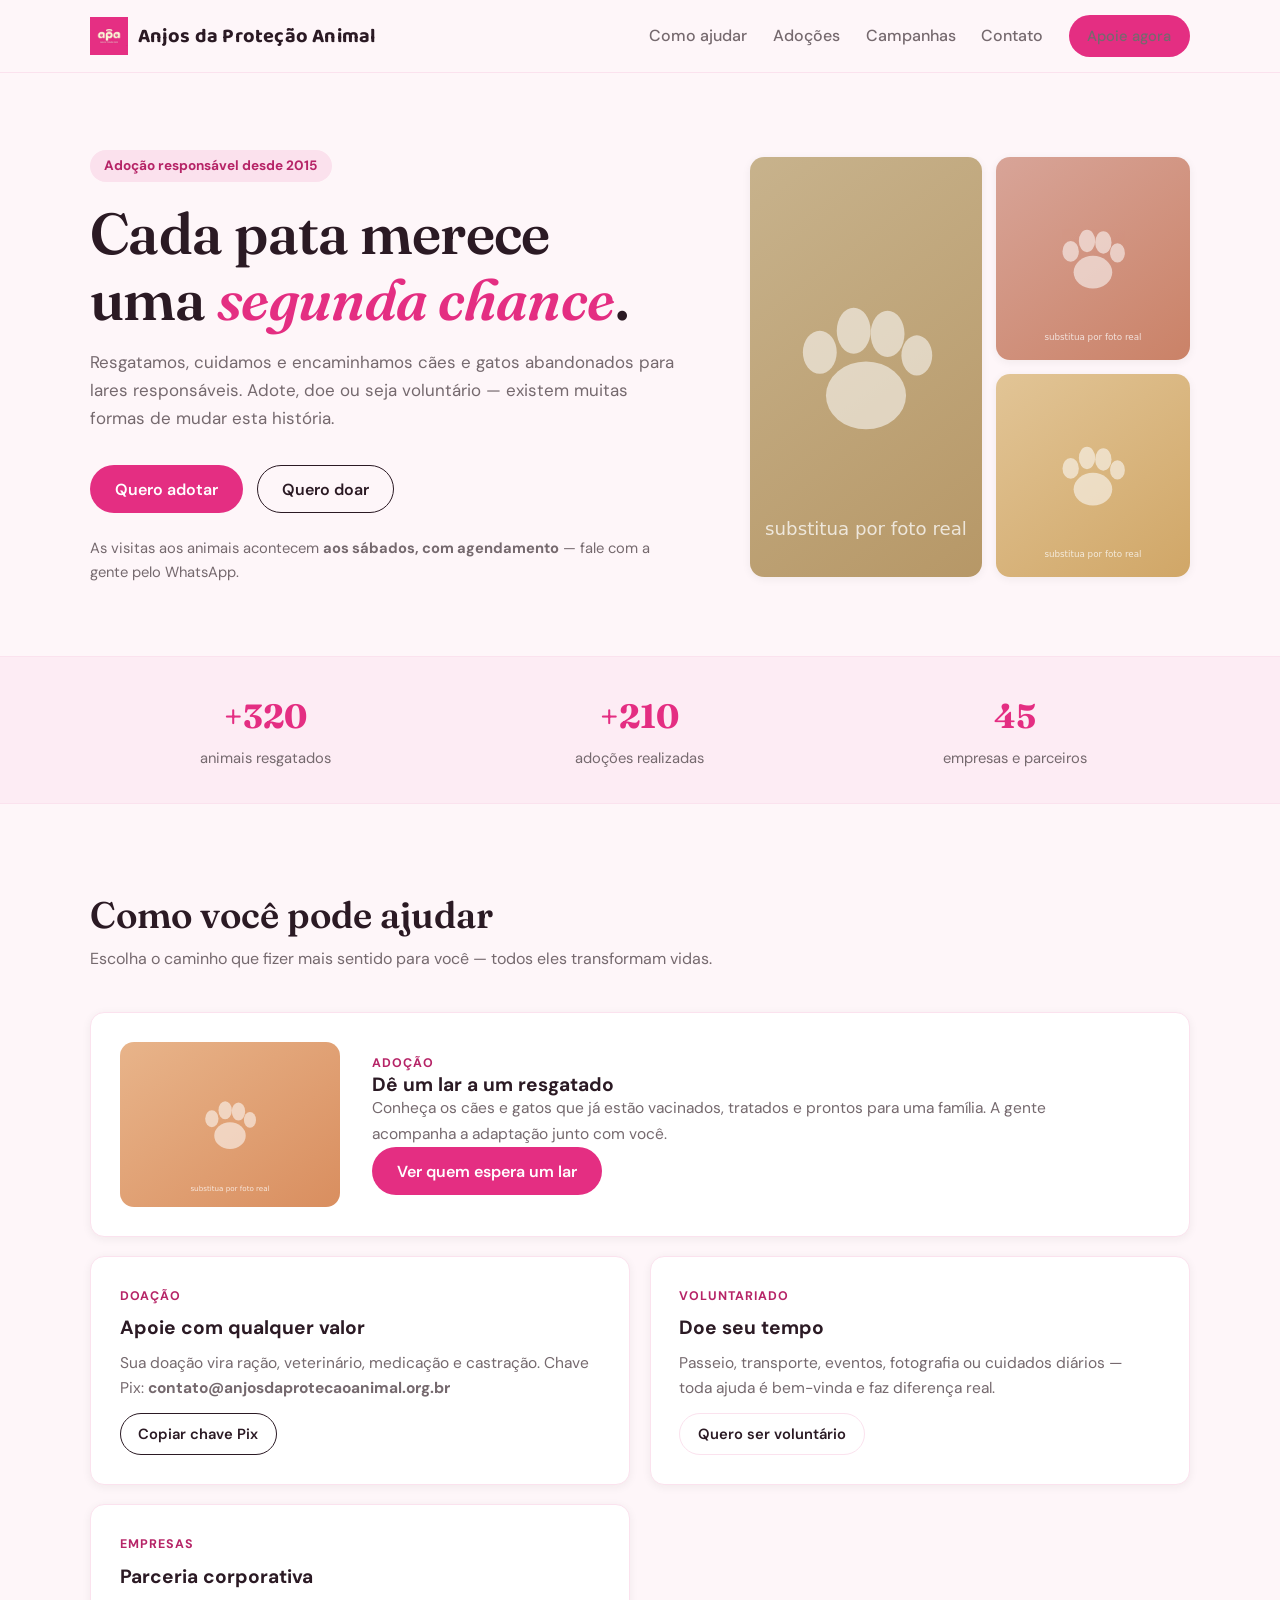
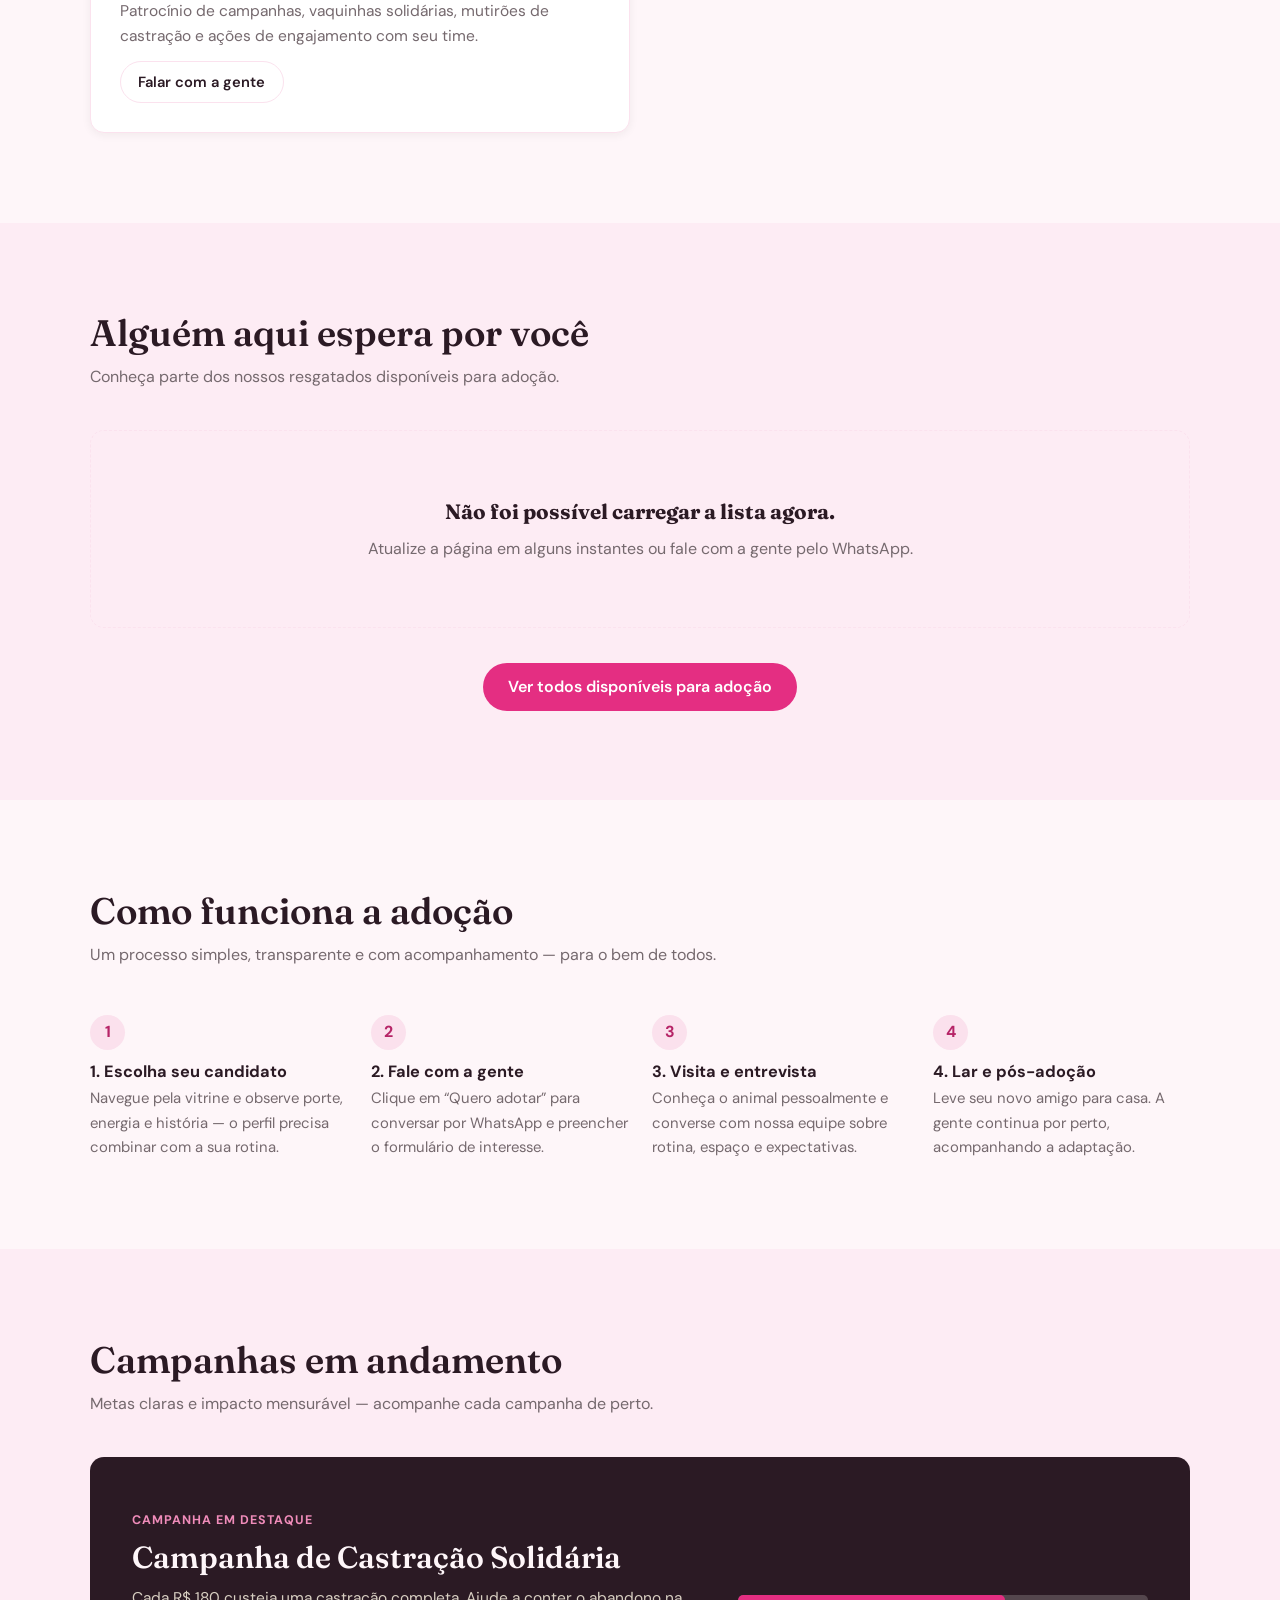
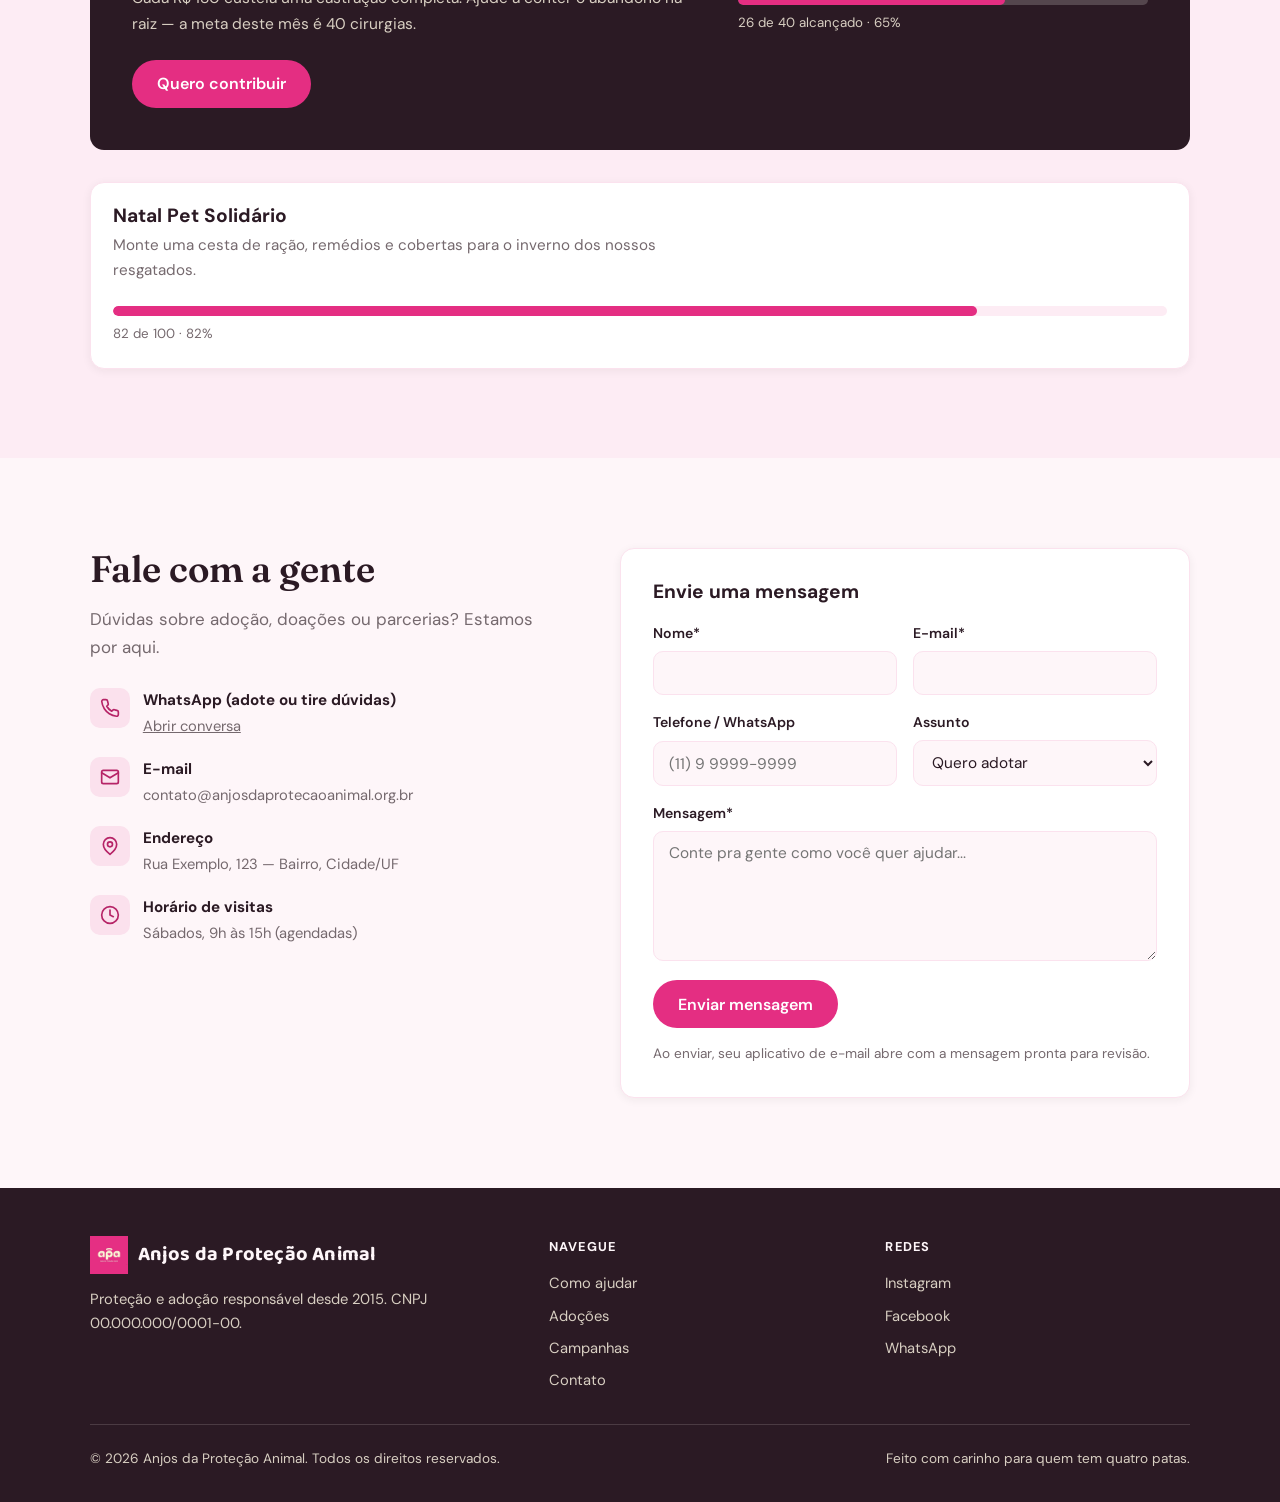
<file: index.html>
<!DOCTYPE html>
<html lang="pt-BR">
<head>
  <meta charset="UTF-8">
  <meta name="viewport" content="width=device-width, initial-scale=1.0">
  <title>Anjos da Proteção Animal — Proteção e adoção responsável</title>
  <meta name="description" content="ONG de proteção animal: resgate, cuidado e adoção responsável de cães e gatos. Adote, doe ou seja voluntário.">
  <link rel="icon" type="image/svg+xml" href="assets/img/favicon.svg">
  <link rel="preconnect" href="https://fonts.googleapis.com">
  <link rel="preconnect" href="https://fonts.gstatic.com" crossorigin>
  <link href="https://fonts.googleapis.com/css2?family=Baloo+2:wght@600;700&family=Fraunces:ital,wght@0,400;0,600;1,400;1,600&family=DM+Sans:wght@400;500;700&display=swap" rel="stylesheet">
  <link rel="stylesheet" href="css/style.css">
</head>
<body>

  <!-- ============ Cabeçalho ============ -->
  <header class="topo">
    <div class="container topo-inner">
      <a class="marca" href="#inicio">
        <img src="assets/img/logo.webp" alt="Logotipo da ONG">
        <span data-ong-nome>Anjos da Proteção Animal</span>
      </a>
      <nav aria-label="Navegação principal">
        <button class="btn-menu-mobile" data-btn-menu aria-expanded="false" aria-label="Abrir menu">
          <svg width="26" height="26" viewBox="0 0 24 24" fill="none" stroke="currentColor" stroke-width="2" stroke-linecap="round"><path d="M4 7h16M4 12h16M4 17h16"/></svg>
        </button>
        <ul class="menu" data-menu>
          <li><a href="#como-ajudar">Como ajudar</a></li>
          <li><a href="#adocao">Adoções</a></li>
          <li><a href="#campanhas">Campanhas</a></li>
          <li><a href="#contato">Contato</a></li>
          <li><a class="btn btn-primary btn-sm" href="#doar">Apoie agora</a></li>
        </ul>
      </nav>
    </div>
  </header>

  <main>

    <!-- ============ Hero ============ -->
    <section class="hero" id="inicio">
      <div class="container hero-grid">
        <div>
          <span class="tagline">Adoção responsável desde <span data-desde>2015</span></span>
          <h1>Cada pata merece uma <em>segunda chance</em>.</h1>
          <p class="lede">
            Resgatamos, cuidamos e encaminhamos cães e gatos abandonados para
            lares responsáveis. Adote, doe ou seja voluntário — existem
            muitas formas de mudar esta história.
          </p>
          <div class="hero-cta">
            <a class="btn btn-primary" href="#adocao">Quero adotar</a>
            <a class="btn btn-outline" href="#doar">Quero doar</a>
          </div>
          <p class="hero-nota">
            As visitas aos animais acontecem <strong data-ong-horario-inner>aos sábados, com agendamento</strong> —
            fale com a gente pelo WhatsApp.
          </p>
        </div>
        <div class="hero-fig" aria-hidden="true">
          <figure><img src="assets/img/animais/thor.svg" alt=""></figure>
          <figure><img src="assets/img/animais/luna.svg" alt=""></figure>
          <figure><img src="assets/img/animais/fiona.svg" alt=""></figure>
        </div>
      </div>
    </section>

    <!-- ============ Impacto ============ -->
    <section class="impacto" aria-label="Nossos números">
      <div class="container">
        <!-- ATENÇÃO: atualize estes números periodicamente. Veja docs/MANUTENCAO.md -->
        <ul>
          <li><strong>+320</strong> <span>animais resgatados</span></li>
          <li><strong>+210</strong> <span>adoções realizadas</span></li>
          <li><strong>45</strong> <span>empresas e parceiros</span></li>
        </ul>
      </div>
    </section>

    <!-- ============ Como ajudar ============ -->
    <section id="como-ajudar">
      <div class="container">
        <div class="section-head">
          <h2>Como você pode ajudar</h2>
          <p>Escolha o caminho que fizer mais sentido para você — todos eles transformam vidas.</p>
        </div>
        <div class="ajudar-grid">
          <article class="ajudar-card destaque reveal">
            <div class="ajudar-foto"><img src="assets/img/animais/bidu.svg" alt="Cão aguardando adoção"></div>
            <div>
              <p class="rotulo">Adoção</p>
              <h3>Dê um lar a um resgatado</h3>
              <p>
                Conheça os cães e gatos que já estão vacinados, tratados e prontos
                para uma família. A gente acompanha a adaptação junto com você.
              </p>
              <a class="btn btn-primary" href="adocao.html">Ver quem espera um lar</a>
            </div>
          </article>
          <article class="ajudar-card reveal" id="doar">
            <p class="rotulo">Doação</p>
            <h3>Apoie com qualquer valor</h3>
            <p>
              Sua doação vira ração, veterinário, medicação e castração.
              Chave Pix: <strong><span data-pix></span></strong>
            </p>
            <div style="display:flex;gap:.6rem;flex-wrap:wrap">
              <button class="btn btn-outline btn-sm" type="button" data-copiar-pix>Copiar chave Pix</button>
              <!-- Aparece automaticamente quando CONFIG.doacao.vaquinhaUrl for preenchido -->
              <a class="btn btn-primary btn-sm" data-vaquinha-link target="_blank" rel="noopener" hidden>Contribuir na vaquinha</a>
            </div>
          </article>
          <article class="ajudar-card reveal">
            <p class="rotulo">Voluntariado</p>
            <h3>Doe seu tempo</h3>
            <p>
              Passeio, transporte, eventos, fotografia ou cuidados diários —
              toda ajuda é bem-vinda e faz diferença real.
            </p>
            <a class="btn btn-ghost btn-sm" href="#contato">Quero ser voluntário</a>
          </article>
          <article class="ajudar-card reveal">
            <p class="rotulo">Empresas</p>
            <h3>Parceria corporativa</h3>
            <p>
              Patrocínio de campanhas, vaquinhas solidárias, mutirões de
              castração e ações de engajamento com seu time.
            </p>
            <a class="btn btn-ghost btn-sm" href="#contato">Falar com a gente</a>
          </article>
        </div>
      </div>
    </section>

    <!-- ============ Vitrine de adoção (prévia) ============ -->
    <section class="faixa-campanhas" id="adocao">
      <div class="container">
        <div class="section-head">
          <h2>Alguém aqui espera por você</h2>
          <p>Conheça parte dos nossos resgatados disponíveis para adoção.</p>
        </div>
        <!-- Os cards abaixo são preenchidos automaticamente por js/app.js
             a partir da planilha Google Sheets (ou de js/data.js). -->
        <div class="vitrine-grid" data-vitrine data-limite="6">
          <div class="skeleton"></div><div class="skeleton"></div><div class="skeleton"></div>
          <div class="skeleton"></div><div class="skeleton"></div><div class="skeleton"></div>
        </div>
        <div class="vitrine-rodape">
          <a class="btn btn-primary" href="adocao.html">Ver todos disponíveis para adoção</a>
        </div>
      </div>
    </section>

    <!-- ============ Como funciona a adoção ============ -->
    <section>
      <div class="container">
        <div class="section-head">
          <h2>Como funciona a adoção</h2>
          <p>Um processo simples, transparente e com acompanhamento — para o bem de todos.</p>
        </div>
        <div class="passos">
          <ol>
            <li class="reveal"><h3>1. Escolha seu candidato</h3><p>Navegue pela vitrine e observe porte, energia e história — o perfil precisa combinar com a sua rotina.</p></li>
            <li class="reveal"><h3>2. Fale com a gente</h3><p>Clique em “Quero adotar” para conversar por WhatsApp e preencher o formulário de interesse.</p></li>
            <li class="reveal"><h3>3. Visita e entrevista</h3><p>Conheça o animal pessoalmente e converse com nossa equipe sobre rotina, espaço e expectativas.</p></li>
            <li class="reveal"><h3>4. Lar e pós-adoção</h3><p>Leve seu novo amigo para casa. A gente continua por perto, acompanhando a adaptação.</p></li>
          </ol>
        </div>
      </div>
    </section>

    <!-- ============ Campanhas ============ -->
    <section class="faixa-campanhas" id="campanhas">
      <div class="container">
        <div class="section-head">
          <h2>Campanhas em andamento</h2>
          <p>Metas claras e impacto mensurável — acompanhe cada campanha de perto.</p>
        </div>
        <!-- Preenchido automaticamente a partir de js/data.js (CAMPANHAS). -->
        <div class="campanha-destaque" data-campanha-destaque></div>
        <ul class="campanhas-lista" data-campanhas-lista></ul>
      </div>
    </section>

    <!-- ============ Contato ============ -->
    <section id="contato">
      <div class="container contato-grid">
        <div class="contato-info">
          <h2>Fale com a gente</h2>
          <p class="lede">Dúvidas sobre adoção, doações ou parcerias? Estamos por aqui.</p>
          <ul>
            <li>
              <span class="ico" aria-hidden="true">
                <svg width="20" height="20" viewBox="0 0 24 24" fill="none" stroke="currentColor" stroke-width="2" stroke-linecap="round" stroke-linejoin="round"><path d="M22 16.92v3a2 2 0 0 1-2.18 2 19.79 19.79 0 0 1-8.63-3.07 19.5 19.5 0 0 1-6-6 19.79 19.79 0 0 1-3.07-8.67A2 2 0 0 1 4.12 2h3a2 2 0 0 1 2 1.72 12.84 12.84 0 0 0 .7 2.81 2 2 0 0 1-.45 2.11L8.09 9.91a16 16 0 0 0 6 6l1.27-1.27a2 2 0 0 1 2.11-.45 12.84 12.84 0 0 0 2.81.7A2 2 0 0 1 22 16.92z"/></svg>
              </span>
              <div><strong>WhatsApp (adote ou tire dúvidas)</strong><span><a data-whatsapp-link href="#" target="_blank" rel="noopener">Abrir conversa</a></span></div>
            </li>
            <li>
              <span class="ico" aria-hidden="true">
                <svg width="20" height="20" viewBox="0 0 24 24" fill="none" stroke="currentColor" stroke-width="2" stroke-linecap="round" stroke-linejoin="round"><rect x="2" y="4" width="20" height="16" rx="2"/><path d="m22 7-10 6L2 7"/></svg>
              </span>
              <div><strong>E-mail</strong><span>contato@anjosdaprotecaoanimal.org.br</span></div>
            </li>
            <li>
              <span class="ico" aria-hidden="true">
                <svg width="20" height="20" viewBox="0 0 24 24" fill="none" stroke="currentColor" stroke-width="2" stroke-linecap="round" stroke-linejoin="round"><path d="M20 10c0 6-8 12-8 12S4 16 4 10a8 8 0 0 1 16 0Z"/><circle cx="12" cy="10" r="3"/></svg>
              </span>
              <div><strong>Endereço</strong><span>Rua Exemplo, 123 — Bairro, Cidade/UF</span></div>
            </li>
            <li>
              <span class="ico" aria-hidden="true">
                <svg width="20" height="20" viewBox="0 0 24 24" fill="none" stroke="currentColor" stroke-width="2" stroke-linecap="round" stroke-linejoin="round"><circle cx="12" cy="12" r="10"/><path d="M12 6v6l4 2"/></svg>
              </span>
              <div><strong>Horário de visitas</strong><span>Sábados, 9h às 15h (agendadas)</span></div>
            </li>
          </ul>
        </div>

        <!-- Este formulário abre o e-mail da ONG com a mensagem pronta —
             não precisa de servidor. Para alternativa com Google Forms
             ou Formspree, veja docs/MANUTENCAO.md. -->
        <form class="form-card" data-form-contato aria-label="Formulário de contato">
          <h3>Envie uma mensagem</h3>
          <div class="form-grid" style="margin-top:1.2rem">
            <div class="campo">
              <label for="c-nome">Nome*</label>
              <input id="c-nome" name="nome" type="text" required autocomplete="name">
            </div>
            <div class="campo">
              <label for="c-email">E-mail*</label>
              <input id="c-email" name="email" type="email" required autocomplete="email">
            </div>
            <div class="campo">
              <label for="c-tel">Telefone / WhatsApp</label>
              <input id="c-tel" name="telefone" type="tel" autocomplete="tel" placeholder="(11) 9 9999-9999">
            </div>
            <div class="campo">
              <label for="c-assunto">Assunto</label>
              <select id="c-assunto" name="assunto">
                <option>Quero adotar</option>
                <option>Fazer uma doação</option>
                <option>Ser voluntário</option>
                <option>Parceria empresarial</option>
                <option>Outro assunto</option>
              </select>
            </div>
            <div class="campo full">
              <label for="c-msg">Mensagem*</label>
              <textarea id="c-msg" name="mensagem" required placeholder="Conte pra gente como você quer ajudar..."></textarea>
            </div>
          </div>
          <button class="btn btn-primary" type="submit">Enviar mensagem</button>
          <p class="form-note">Ao enviar, seu aplicativo de e-mail abre com a mensagem pronta para revisão.</p>
        </form>
      </div>
    </section>
  </main>

  <!-- ============ Rodapé ============ -->
  <footer class="rodape">
    <div class="container">
      <div class="rodape-grid">
        <div>
          <a class="marca" href="#inicio">
            <img src="assets/img/logo.webp" alt="">
            <span data-ong-nome>Anjos da Proteção Animal</span>
          </a>
          <p>Proteção e adoção responsável desde <span data-desde>2015</span>. CNPJ <span data-cnpj></span>.</p>
        </div>
        <div>
          <h4>Navegue</h4>
          <ul>
            <li><a href="#como-ajudar">Como ajudar</a></li>
            <li><a href="adocao.html">Adoções</a></li>
            <li><a href="#campanhas">Campanhas</a></li>
            <li><a href="#contato">Contato</a></li>
          </ul>
        </div>
        <div>
          <h4>Redes</h4>
          <ul>
            <li><a href="https://instagram.com/anjosdaprotecaoanimal" target="_blank" rel="noopener">Instagram</a></li>
            <li><a href="https://facebook.com/anjosdaprotecaoanimal" target="_blank" rel="noopener">Facebook</a></li>
            <li><a data-whatsapp-link href="#" target="_blank" rel="noopener">WhatsApp</a></li>
          </ul>
        </div>
      </div>
      <div class="base">
        <span>© <span data-ano-atual></span> <span data-ong-nome>Anjos da Proteção Animal</span>. Todos os direitos reservados.</span>
        <span>Feito com carinho para quem tem quatro patas.</span>
      </div>
    </div>
  </footer>

  <script src="js/config.js"></script>
  <script src="js/data.js"></script>
  <script src="js/app.js"></script>
</body>
</html>
</file>
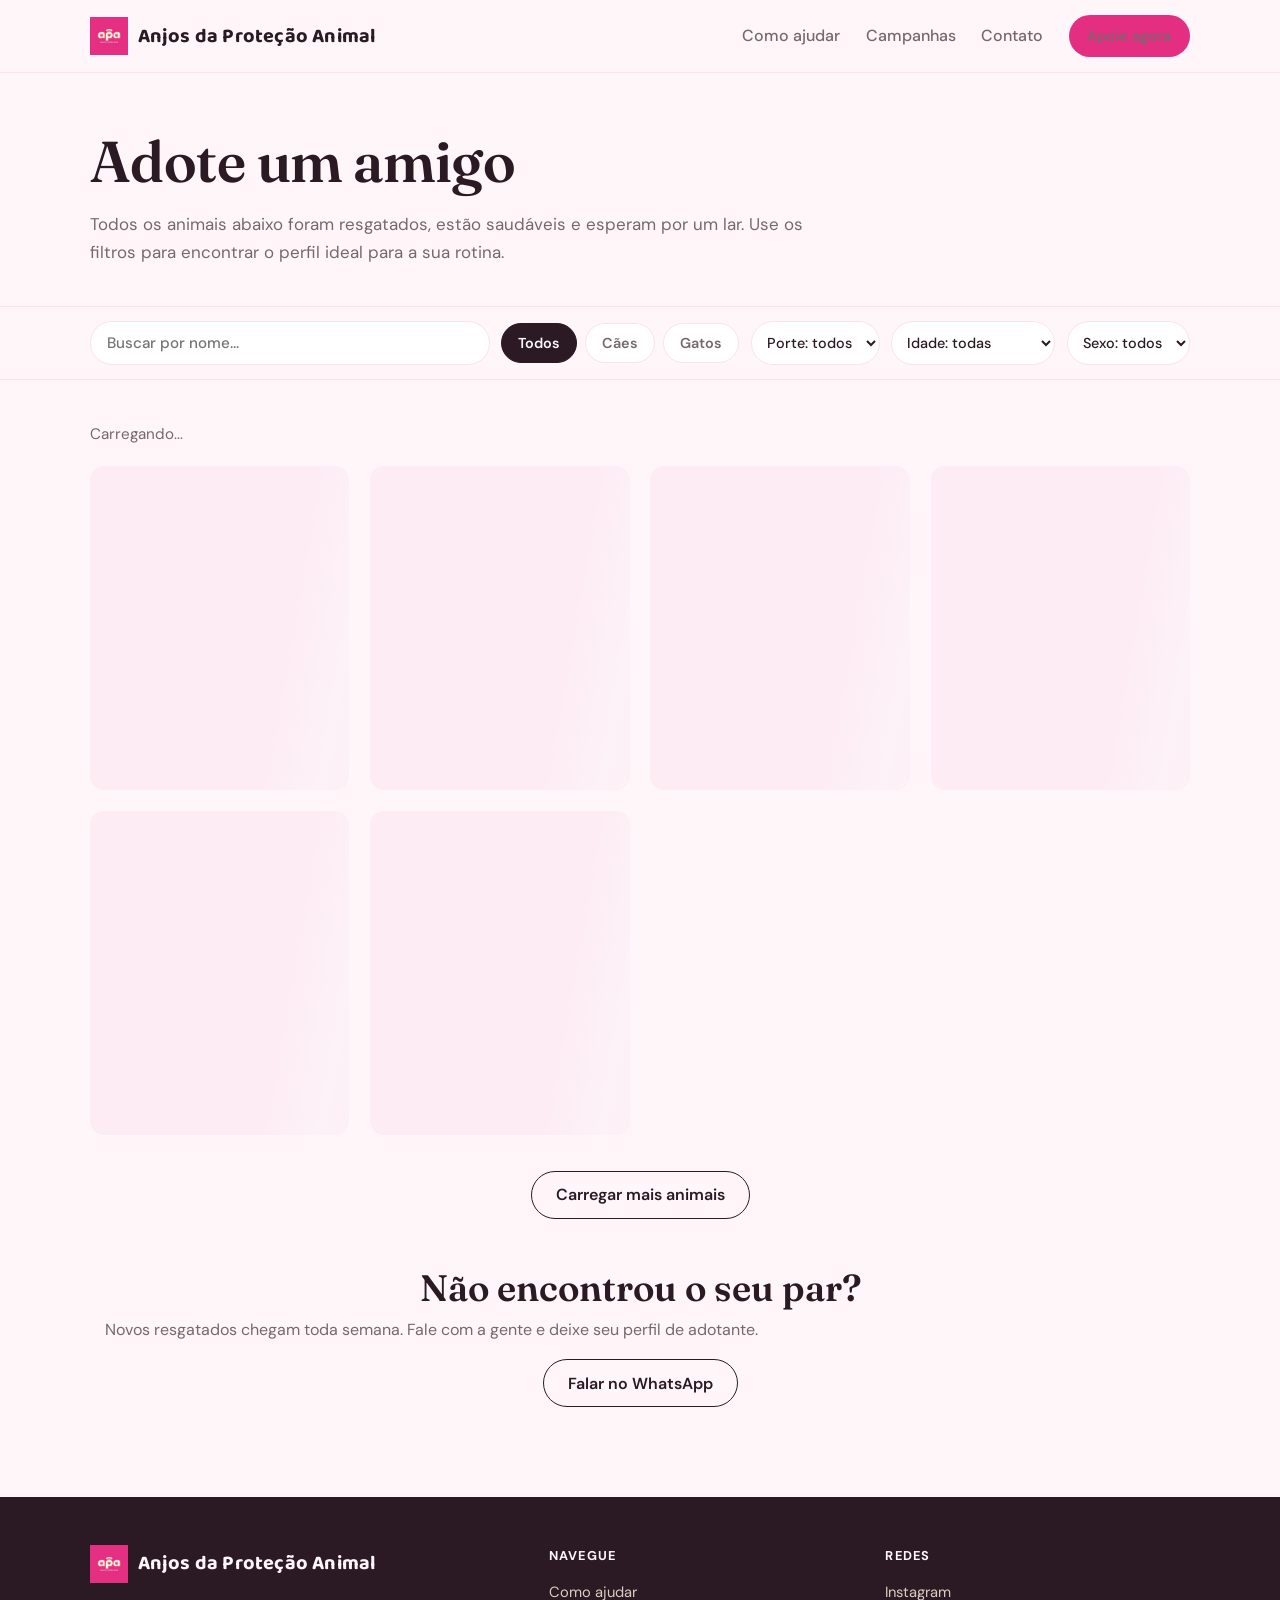
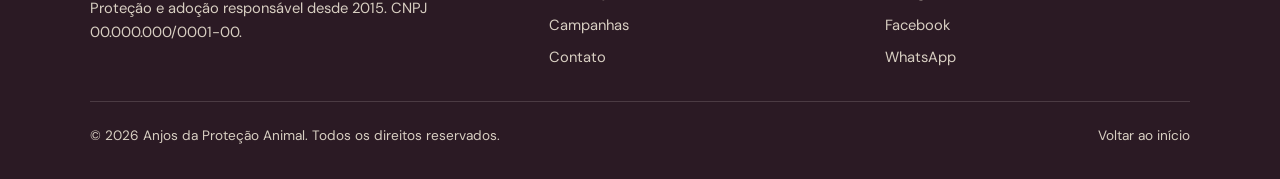
<file: adocao.html>
<!DOCTYPE html>
<html lang="pt-BR">
<head>
  <meta charset="UTF-8">
  <meta name="viewport" content="width=device-width, initial-scale=1.0">
  <title>Adoções — Anjos da Proteção Animal</title>
  <meta name="description" content="Conheça os cães e gatos resgatados pela ONG que estão disponíveis para adoção responsável.">
  <link rel="icon" type="image/svg+xml" href="assets/img/favicon.svg">
  <link rel="preconnect" href="https://fonts.googleapis.com">
  <link rel="preconnect" href="https://fonts.gstatic.com" crossorigin>
  <link href="https://fonts.googleapis.com/css2?family=Baloo+2:wght@600;700&family=Fraunces:ital,wght@0,400;0,600;1,400;1,600&family=DM+Sans:wght@400;500;700&display=swap" rel="stylesheet">
  <link rel="stylesheet" href="css/style.css">
</head>
<body>

  <!-- ============ Cabeçalho ============ -->
  <header class="topo">
    <div class="container topo-inner">
      <a class="marca" href="index.html">
        <img src="assets/img/logo.webp" alt="Logotipo da ONG">
        <span data-ong-nome>Anjos da Proteção Animal</span>
      </a>
      <nav aria-label="Navegação principal">
        <button class="btn-menu-mobile" data-btn-menu aria-expanded="false" aria-label="Abrir menu">
          <svg width="26" height="26" viewBox="0 0 24 24" fill="none" stroke="currentColor" stroke-width="2" stroke-linecap="round"><path d="M4 7h16M4 12h16M4 17h16"/></svg>
        </button>
        <ul class="menu" data-menu>
          <li><a href="index.html#como-ajudar">Como ajudar</a></li>
          <li><a href="index.html#campanhas">Campanhas</a></li>
          <li><a href="index.html#contato">Contato</a></li>
          <li><a class="btn btn-primary btn-sm" href="index.html#doar">Apoie agora</a></li>
        </ul>
      </nav>
    </div>
  </header>

  <main>
    <!-- ============ Cabeçalho da página ============ -->
    <section class="pagina-head">
      <div class="container">
        <h1>Adote um amigo</h1>
        <p class="lede">
          Todos os animais abaixo foram resgatados, estão saudáveis e esperam
          por um lar. Use os filtros para encontrar o perfil ideal para a sua rotina.
        </p>
      </div>
    </section>

    <!-- ============ Barra de filtros ============ -->
    <div class="filtros" role="search" aria-label="Filtros da vitrine de adoção">
      <div class="container filtros-inner">
        <input class="busca" data-f-busca type="search" placeholder="Buscar por nome..." aria-label="Buscar animal por nome">

        <div class="chips" role="group" aria-label="Filtrar por espécie">
          <button class="chip" data-f-especie="todos" aria-pressed="true">Todos</button>
          <button class="chip" data-f-especie="cao" aria-pressed="false">Cães</button>
          <button class="chip" data-f-especie="gato" aria-pressed="false">Gatos</button>
        </div>

        <select data-f-porte aria-label="Filtrar por porte">
          <option value="todos">Porte: todos</option>
          <option value="pequeno">Pequeno</option>
          <option value="medio">Médio</option>
          <option value="grande">Grande</option>
        </select>

        <select data-f-faixa aria-label="Filtrar por faixa de idade">
          <option value="todos">Idade: todas</option>
          <option value="filhote">Filhote (até 1 ano)</option>
          <option value="adulto">Adulto</option>
          <option value="idoso">Sênior (8+ anos)</option>
        </select>

        <select data-f-sexo aria-label="Filtrar por sexo">
          <option value="todos">Sexo: todos</option>
          <option value="femea">Fêmea</option>
          <option value="macho">Macho</option>
        </select>
      </div>
    </div>

    <!-- ============ Vitrine completa ============ -->
    <section style="padding-top:1rem">
      <div class="container">
        <p class="resultado-info" data-contador aria-live="polite">Carregando...</p>
        <!-- Cards preenchidos automaticamente por js/app.js, em lotes
             (12 por vez) para não sobrecarregar a página. -->
        <div class="vitrine-grid" data-vitrine-completa>
          <div class="skeleton"></div><div class="skeleton"></div><div class="skeleton"></div>
          <div class="skeleton"></div><div class="skeleton"></div><div class="skeleton"></div>
        </div>
        <div class="vitrine-rodape">
          <button class="btn btn-outline" type="button" data-btn-carregar-mais hidden>Carregar mais animais</button>
        </div>

        <div style="margin-top:3rem;text-align:center">
          <h2 style="margin-bottom:.5rem">Não encontrou o seu par?</h2>
          <p style="color:var(--muted)">Novos resgatados chegam toda semana. Fale com a gente e deixe seu perfil de adotante.</p>
          <a class="btn btn-outline" data-whatsapp-link style="margin-top:1rem;display:inline-flex" href="#" target="_blank" rel="noopener">Falar no WhatsApp</a>
        </div>
      </div>
    </section>
  </main>

  <!-- ============ Rodapé ============ -->
  <footer class="rodape">
    <div class="container">
      <div class="rodape-grid">
        <div>
          <a class="marca" href="index.html">
            <img src="assets/img/logo.webp" alt="">
            <span data-ong-nome>Anjos da Proteção Animal</span>
          </a>
          <p>Proteção e adoção responsável desde <span data-desde>2015</span>. CNPJ <span data-cnpj></span>.</p>
        </div>
        <div>
          <h4>Navegue</h4>
          <ul>
            <li><a href="index.html#como-ajudar">Como ajudar</a></li>
            <li><a href="index.html#campanhas">Campanhas</a></li>
            <li><a href="index.html#contato">Contato</a></li>
          </ul>
        </div>
        <div>
          <h4>Redes</h4>
          <ul>
            <li><a href="https://instagram.com/anjosdaprotecaoanimal" target="_blank" rel="noopener">Instagram</a></li>
            <li><a href="https://facebook.com/anjosdaprotecaoanimal" target="_blank" rel="noopener">Facebook</a></li>
            <li><a data-whatsapp-link href="#" target="_blank" rel="noopener">WhatsApp</a></li>
          </ul>
        </div>
      </div>
      <div class="base">
        <span>© <span data-ano-atual></span> <span data-ong-nome>Anjos da Proteção Animal</span>. Todos os direitos reservados.</span>
        <span><a href="index.html" style="text-decoration:none">Voltar ao início</a></span>
      </div>
    </div>
  </footer>

  <script src="js/config.js"></script>
  <script src="js/data.js"></script>
  <script src="js/app.js"></script>
</body>
</html>
</file>
<file: css/style.css>
/* ============================================================
   ANJOS DA PROTEÇÃO ANIMAL — folha de estilo principal
   Design system:
   - Paleta extraída da logo: magenta #E42E82 sobre fundo rosado suave
   - Marca: Baloo 2 | Títulos: Fraunces | Corpo: DM Sans
   - Para trocar as cores do site, edite APENAS o bloco :root
   ============================================================ */

/* ---------- Tokens (cores, fontes, espaçamentos) ---------- */
/* Paleta extraída da logo oficial (assets/img/logo.webp) */
:root {
  --bg:        #FEF6F9;   /* fundo geral (branco rosado suave) */
  --surface:   #FFFFFF;   /* fundo de cards */
  --surface-2: #FDECF4;   /* faixas alternadas */
  --ink:       #2B1A24;   /* texto principal (ameixa escura) */
  --muted:     #75696E;   /* texto secundário */
  --border:    #FBE2EE;   /* bordas suaves */
  --accent:    #E42E82;   /* magenta da logo: botões e destaques */
  --accent-strong: #B62467; /* magenta escuro (hover) */
  --accent-soft: #FBE1ED; /* fundo de destaque claro */
  --green:     #2E6E4E;   /* status "adotado" / sucesso */
  --green-soft: #E7F1EA;
  --radius:    14px;
  --shadow:    0 2px 10px rgba(36, 28, 21, 0.06);
  --shadow-lift: 0 10px 28px rgba(36, 28, 21, 0.12);
  --font-head: "Fraunces", Georgia, serif;
  --font-marca: "Baloo 2", var(--font-body);
  --font-body: "DM Sans", system-ui, sans-serif;
  --container: 1100px;
}

/* ---------- Base ---------- */
* { box-sizing: border-box; margin: 0; padding: 0; }

html { scroll-behavior: smooth; }

body {
  font-family: var(--font-body);
  font-size: 1rem;
  line-height: 1.65;
  color: var(--ink);
  background: var(--bg);
  -webkit-font-smoothing: antialiased;
}

h1, h2, h3 { font-family: var(--font-head); font-weight: 600; line-height: 1.15; text-wrap: balance; }

h1 { font-size: clamp(2.3rem, 5.2vw, 3.6rem); letter-spacing: -0.01em; }
h2 { font-size: clamp(1.7rem, 3.2vw, 2.3rem); }
h3 { font-size: 1.2rem; font-family: var(--font-body); font-weight: 700; }

p  { max-width: 62ch; }
img { max-width: 100%; display: block; }
a  { color: inherit; }

section { padding: clamp(3.5rem, 7vw, 6rem) 0; }

.container {
  width: min(var(--container), 100% - 2.5rem);
  margin-inline: auto;
}

.lede { color: var(--muted); font-size: 1.06rem; margin-top: 1rem; }

.section-head { margin-bottom: 2.5rem; }
.section-head p { margin-top: 0.6rem; color: var(--muted); }

/* ---------- Botões ---------- */
.btn {
  display: inline-flex;
  align-items: center;
  gap: 0.5rem;
  min-height: 48px;
  padding: 0 1.5rem;
  border-radius: 999px;
  border: 1.5px solid transparent;
  font: 600 1rem var(--font-body);
  text-decoration: none;
  cursor: pointer;
  transition: background 0.15s ease, color 0.15s ease, border-color 0.15s ease, transform 0.15s ease;
}
.btn:active { transform: translateY(1px); }

.btn-primary { background: var(--accent); color: #fff; }
.btn-primary:hover { background: var(--accent-strong); }

.btn-outline { border-color: var(--ink); color: var(--ink); background: transparent; }
.btn-outline:hover { background: var(--ink); color: var(--bg); }

.btn-ghost { border-color: var(--border); color: var(--ink); background: var(--surface); }
.btn-ghost:hover { border-color: var(--accent); color: var(--accent); }

.btn-sm { min-height: 42px; padding: 0 1.1rem; font-size: 0.92rem; }

a:focus-visible, button:focus-visible, input:focus-visible,
select:focus-visible, textarea:focus-visible {
  outline: 3px solid var(--accent);
  outline-offset: 2px;
}

/* ---------- Cabeçalho / navegação ---------- */
.topo {
  position: sticky;
  top: 0;
  z-index: 50;
  background: rgba(254, 246, 249, 0.94);
  border-bottom: 1px solid var(--border);
}
.topo-inner {
  display: flex;
  align-items: center;
  justify-content: space-between;
  gap: 1rem;
  min-height: 72px;
}
.marca {
  display: flex;
  align-items: center;
  gap: 0.6rem;
  text-decoration: none;
  font-family: var(--font-marca);
  font-weight: 700;
  font-size: 1.25rem;
  letter-spacing: 0.01em;
}
.marca img { width: 38px; height: 38px; }

.menu {
  display: flex;
  align-items: center;
  gap: 1.6rem;
  list-style: none;
}
.menu a {
  text-decoration: none;
  font-weight: 500;
  color: var(--muted);
  transition: color 0.15s ease;
}
.menu a:hover { color: var(--ink); }

.btn-menu-mobile {
  display: none;
  background: none;
  border: none;
  padding: 0.6rem;
  cursor: pointer;
  color: var(--ink);
}
.btn-menu-mobile svg { display: block; }

/* ---------- Hero ---------- */
.hero { padding: clamp(3rem, 6vw, 5rem) 0 clamp(3rem, 6vw, 4.5rem); }
.hero-grid {
  display: grid;
  grid-template-columns: 1.15fr 0.85fr;
  gap: clamp(2rem, 5vw, 4.5rem);
  align-items: center;
}
.hero .tagline {
  display: inline-block;
  background: var(--accent-soft);
  color: var(--accent-strong);
  font-weight: 700;
  font-size: 0.85rem;
  padding: 0.3rem 0.9rem;
  border-radius: 999px;
  margin-bottom: 1.2rem;
}
.hero h1 em { font-style: italic; color: var(--accent); }
.hero-cta {
  display: flex;
  flex-wrap: wrap;
  gap: 0.9rem;
  margin-top: 2rem;
}
.hero-nota { margin-top: 1.4rem; font-size: 0.92rem; color: var(--muted); }

.hero-fig {
  display: grid;
  grid-template-columns: 1.2fr 1fr;
  grid-template-rows: 1fr 1fr;
  gap: 0.9rem;
  min-height: 420px;
}
.hero-fig figure { overflow: hidden; border-radius: var(--radius); box-shadow: var(--shadow); }
.hero-fig img { width: 100%; height: 100%; object-fit: cover; }
.hero-fig figure:first-child { grid-row: 1 / span 2; }

/* ---------- Faixa de impacto ---------- */
.impacto {
  background: var(--surface-2);
  border-block: 1px solid var(--border);
  padding: 2rem 0;
}
.impacto ul {
  list-style: none;
  display: grid;
  grid-template-columns: repeat(3, 1fr);
  gap: 1.5rem;
  text-align: center;
}
.impacto strong {
  display: block;
  font-family: var(--font-head);
  font-size: clamp(1.6rem, 3vw, 2.1rem);
  color: var(--accent);
}
.impacto span { font-size: 0.92rem; color: var(--muted); }

/* ---------- Como ajudar ---------- */
.ajudar-grid {
  display: grid;
  grid-template-columns: repeat(2, 1fr);
  gap: 1.2rem;
}
.ajudar-card {
  background: var(--surface);
  border: 1px solid var(--border);
  border-radius: var(--radius);
  padding: 1.8rem;
  box-shadow: var(--shadow);
  display: flex;
  flex-direction: column;
  gap: 0.7rem;
}
.ajudar-card.destaque {
  grid-column: 1 / -1;
  flex-direction: row;
  align-items: center;
  gap: 2rem;
  background: var(--surface);
}
.ajudar-card.destaque .ajudar-foto {
  flex: 0 0 220px;
  border-radius: var(--radius);
  overflow: hidden;
}
.ajudar-card.destaque .ajudar-foto img { height: 100%; object-fit: cover; }
.ajudar-card .rotulo {
  font-size: 0.78rem;
  font-weight: 700;
  letter-spacing: 0.08em;
  text-transform: uppercase;
  color: var(--accent-strong);
}
.ajudar-card p { color: var(--muted); font-size: 0.97rem; }
.ajudar-card .btn { margin-top: auto; align-self: flex-start; }

/* ---------- Cards de animais (vitrine) ---------- */
.vitrine-grid {
  display: grid;
  grid-template-columns: repeat(auto-fill, minmax(250px, 1fr));
  gap: 1.3rem;
}
.card-animal {
  background: var(--surface);
  border: 1px solid var(--border);
  border-radius: var(--radius);
  overflow: hidden;
  display: flex;
  flex-direction: column;
  box-shadow: var(--shadow);
  transition: box-shadow 0.18s ease, transform 0.18s ease;
}
.card-animal:hover { box-shadow: var(--shadow-lift); transform: translateY(-3px); }
.card-animal .foto {
  position: relative;
  aspect-ratio: 4 / 3;
  background: var(--surface-2);
}
.card-animal .foto img { width: 100%; height: 100%; object-fit: cover; }
.card-animal .badge {
  position: absolute;
  top: 0.75rem;
  left: 0.75rem;
  font-size: 0.75rem;
  font-weight: 700;
  padding: 0.25rem 0.7rem;
  border-radius: 999px;
  color: #fff;
  background: var(--accent);
}
.card-animal .badge.adotado { background: var(--green); }
.card-animal .corpo { padding: 1rem 1.1rem 1.2rem; display: flex; flex-direction: column; gap: 0.55rem; flex: 1; }
.card-animal h3 { display: flex; align-items: baseline; justify-content: space-between; gap: 0.5rem; }
.card-animal .meta { font-size: 0.85rem; color: var(--muted); }
.card-animal .desc { font-size: 0.92rem; color: var(--muted); }
.card-animal .marcas { display: flex; flex-wrap: wrap; gap: 0.4rem; font-size: 0.75rem; color: var(--muted); }
.card-animal .marcas span { background: var(--surface-2); padding: 0.15rem 0.55rem; border-radius: 999px; }
.card-animal .card-acoes {
  margin-top: auto;
  display: flex;
  flex-wrap: wrap;
  gap: 0.5rem;
}
.card-animal .marcas .sem-foto {
  background: var(--accent-soft);
  color: var(--accent-strong);
  font-weight: 600;
}

/* ---------- Rodapé das vitrines (CTA / carregar mais) ---------- */
.vitrine-rodape {
  margin-top: 2.2rem;
  display: flex;
  justify-content: center;
}

/* ---------- Passos da adoção ---------- */
.passos { counter-reset: passo; }
.passos ol {
  list-style: none;
  display: grid;
  grid-template-columns: repeat(4, 1fr);
  gap: 1.5rem;
}
.passos li { position: relative; padding-top: 0.4rem; }
.passos li::before {
  counter-increment: passo;
  content: counter(passo);
  display: inline-flex;
  align-items: center;
  justify-content: center;
  width: 2.2rem;
  height: 2.2rem;
  border-radius: 50%;
  background: var(--accent-soft);
  color: var(--accent-strong);
  font-weight: 700;
  margin-bottom: 0.8rem;
}
.passos h3 { font-size: 1.02rem; margin-bottom: 0.3rem; }
.passos p { font-size: 0.93rem; color: var(--muted); }

/* ---------- Campanhas ---------- */
.faixa-campanhas { background: var(--surface-2); }
.campanha-destaque {
  display: grid;
  grid-template-columns: 1.4fr 1fr;
  gap: 2rem;
  align-items: center;
  background: var(--ink);
  color: var(--bg);
  border-radius: var(--radius);
  padding: clamp(1.6rem, 4vw, 2.6rem);
  margin-bottom: 2rem;
}
.campanha-destaque .rotulo {
  font-size: 0.78rem;
  font-weight: 700;
  letter-spacing: 0.08em;
  text-transform: uppercase;
  color: #F08CBA;
  margin-bottom: 0.6rem;
}
.campanha-destaque h3 { font-family: var(--font-head); font-size: clamp(1.4rem, 2.6vw, 1.9rem); font-weight: 600; }
.campanha-destaque p { margin-top: 0.7rem; color: #D8CFC2; font-size: 0.97rem; }
.campanha-destaque .btn-primary { margin-top: 1.4rem; }

.progresso { margin-top: 1.4rem; }
.progresso .barra {
  height: 10px;
  background: rgba(250, 246, 239, 0.2);
  border-radius: 999px;
  overflow: hidden;
}
.progresso .barra > span {
  display: block;
  height: 100%;
  background: var(--accent);
  border-radius: inherit;
}
.progresso small { display: block; margin-top: 0.45rem; color: #D8CFC2; }

.campanhas-lista {
  display: grid;
  grid-template-columns: repeat(auto-fit, minmax(280px, 1fr));
  gap: 1.2rem;
  list-style: none;
}
.campanhas-lista li {
  background: var(--surface);
  border: 1px solid var(--border);
  border-radius: var(--radius);
  padding: 1.4rem;
  box-shadow: var(--shadow);
}
.campanhas-lista .progresso .barra { background: var(--surface-2); }
.campanhas-lista .progresso small { color: var(--muted); }

/* ---------- Contato ---------- */
.contato-grid {
  display: grid;
  grid-template-columns: 0.9fr 1.1fr;
  gap: clamp(2rem, 5vw, 4rem);
}
.contato-info ul { list-style: none; display: grid; gap: 1.1rem; margin-top: 1.6rem; }
.contato-info li { display: flex; gap: 0.8rem; align-items: flex-start; }
.contato-info .ico {
  flex: 0 0 auto;
  width: 40px; height: 40px;
  display: grid; place-items: center;
  background: var(--accent-soft);
  border-radius: 10px;
  color: var(--accent-strong);
}
.contato-info strong { display: block; font-size: 0.95rem; }
.contato-info span { color: var(--muted); font-size: 0.92rem; }

.form-card {
  background: var(--surface);
  border: 1px solid var(--border);
  border-radius: var(--radius);
  padding: clamp(1.4rem, 3vw, 2rem);
  box-shadow: var(--shadow);
}
.form-grid { display: grid; grid-template-columns: 1fr 1fr; gap: 1rem; }
.campo { display: grid; gap: 0.35rem; }
.campo.full { grid-column: 1 / -1; }
.campo label { font-size: 0.88rem; font-weight: 600; }
.campo input, .campo select, .campo textarea {
  font: 400 0.96rem var(--font-body);
  color: var(--ink);
  background: var(--bg);
  border: 1.5px solid var(--border);
  border-radius: 10px;
  padding: 0.7rem 0.9rem;
  width: 100%;
}
.campo textarea { min-height: 130px; resize: vertical; }
.form-card .btn { margin-top: 1.2rem; }
.form-note { margin-top: 0.9rem; font-size: 0.85rem; color: var(--muted); }

/* ---------- Rodapé ---------- */
.rodape { background: var(--ink); color: #D8CFC2; padding: 3rem 0 2rem; }
.rodape-grid {
  display: grid;
  grid-template-columns: 1.4fr 1fr 1fr;
  gap: 2rem;
  margin-bottom: 2rem;
}
.rodape .marca { color: var(--bg); margin-bottom: 0.8rem; }
.rodape p { font-size: 0.92rem; }
.rodape h4 {
  font-size: 0.8rem;
  letter-spacing: 0.1em;
  text-transform: uppercase;
  color: var(--bg);
  margin-bottom: 0.9rem;
}
.rodape ul { list-style: none; display: grid; gap: 0.5rem; font-size: 0.92rem; }
.rodape a { text-decoration: none; color: #D8CFC2; }
.rodape a:hover { color: var(--bg); }
.rodape .base {
  border-top: 1px solid rgba(250, 246, 239, 0.15);
  padding-top: 1.4rem;
  display: flex;
  justify-content: space-between;
  gap: 1rem;
  flex-wrap: wrap;
  font-size: 0.85rem;
}

/* ---------- Página de adoção: filtros ---------- */
.pagina-head { padding: clamp(2.2rem, 5vw, 3.5rem) 0 clamp(1.5rem, 3vw, 2.5rem); }
.filtros {
  position: sticky;
  top: 71px;
  z-index: 40;
  background: var(--bg);
  border-block: 1px solid var(--border);
  padding: 0.9rem 0;
}
.filtros-inner {
  display: flex;
  flex-wrap: wrap;
  align-items: center;
  gap: 0.7rem;
}
.filtros .busca {
  flex: 1 1 200px;
  min-height: 44px;
  font: 500 0.95rem var(--font-body);
  color: var(--ink);
  background: var(--surface);
  border: 1.5px solid var(--border);
  border-radius: 999px;
  padding: 0 1rem;
}
.chips { display: flex; gap: 0.5rem; }
.chip {
  min-height: 40px;
  padding: 0 1rem;
  border-radius: 999px;
  border: 1.5px solid var(--border);
  background: var(--surface);
  font: 600 0.9rem var(--font-body);
  color: var(--muted);
  cursor: pointer;
  transition: all 0.15s ease;
}
.chip[aria-pressed="true"] { background: var(--ink); border-color: var(--ink); color: var(--bg); }
.filtros select {
  min-height: 44px;
  border-radius: 999px;
  border: 1.5px solid var(--border);
  background: var(--surface);
  font: 500 0.9rem var(--font-body);
  color: var(--ink);
  padding: 0 0.7rem;
}
.resultado-info { margin: 1.6rem 0 1.2rem; color: var(--muted); font-size: 0.95rem; }

.vazio {
  text-align: center;
  padding: 4rem 1rem;
  color: var(--muted);
  border: 1.5px dashed var(--border);
  border-radius: var(--radius);
}
.vazio strong { font-family: var(--font-head); font-size: 1.3rem; color: var(--ink); display: block; margin-bottom: 0.4rem; }

/* ---------- Estado vazio de carregamento ---------- */
.skeleton {
  border-radius: var(--radius);
  background: linear-gradient(100deg, var(--surface-2) 40%, #FDF2F8 50%, var(--surface-2) 60%);
  background-size: 200% 100%;
  animation: brilho 1.2s infinite;
  aspect-ratio: 4 / 5;
}
@keyframes brilho { to { background-position: -200% 0; } }

/* ---------- Animação de entrada (respeita reduced-motion) ---------- */
.reveal { opacity: 0; transform: translateY(16px); transition: opacity 0.5s ease, transform 0.5s ease; }
.reveal.visivel { opacity: 1; transform: none; }
@media (prefers-reduced-motion: reduce) {
  html { scroll-behavior: auto; }
  .reveal { opacity: 1; transform: none; transition: none; }
  .skeleton { animation: none; }
  .card-animal:hover, .btn, .btn:active { transition: none; transform: none; }
}

/* ---------- Responsivo ---------- */
@media (max-width: 900px) {
  .hero-grid, .contato-grid, .campanha-destaque { grid-template-columns: 1fr; }
  .hero-fig { min-height: 300px; }
  .passos ol { grid-template-columns: repeat(2, 1fr); }
  .ajudar-card.destaque { flex-direction: column; align-items: flex-start; gap: 1rem; }
  .ajudar-card.destaque .ajudar-foto { flex-basis: auto; width: 100%; }
  .rodape-grid { grid-template-columns: 1fr 1fr; }

  .menu {
    position: absolute;
    top: 100%;
    left: 0; right: 0;
    flex-direction: column;
    align-items: stretch;
    gap: 0;
    background: var(--bg);
    border-bottom: 1px solid var(--border);
    padding: 0.5rem 1.25rem 1rem;
    display: none;
  }
  .menu.aberto { display: flex; }
  .menu a { display: block; padding: 0.85rem 0; border-bottom: 1px solid var(--border); }
  .menu li:last-child a { border-bottom: none; }
  .menu li:last-child { margin-top: 0.8rem; }
  .btn-menu-mobile { display: block; }
}
@media (max-width: 640px) {
  .impacto ul { grid-template-columns: 1fr; gap: 1rem; }
  .ajudar-grid, .form-grid, .passos ol, .rodape-grid { grid-template-columns: 1fr; }
  .hero-fig { grid-template-columns: 1fr 1fr; grid-template-rows: 160px 160px; }
  .filtros-inner { gap: 0.5rem; }
}
</file>
